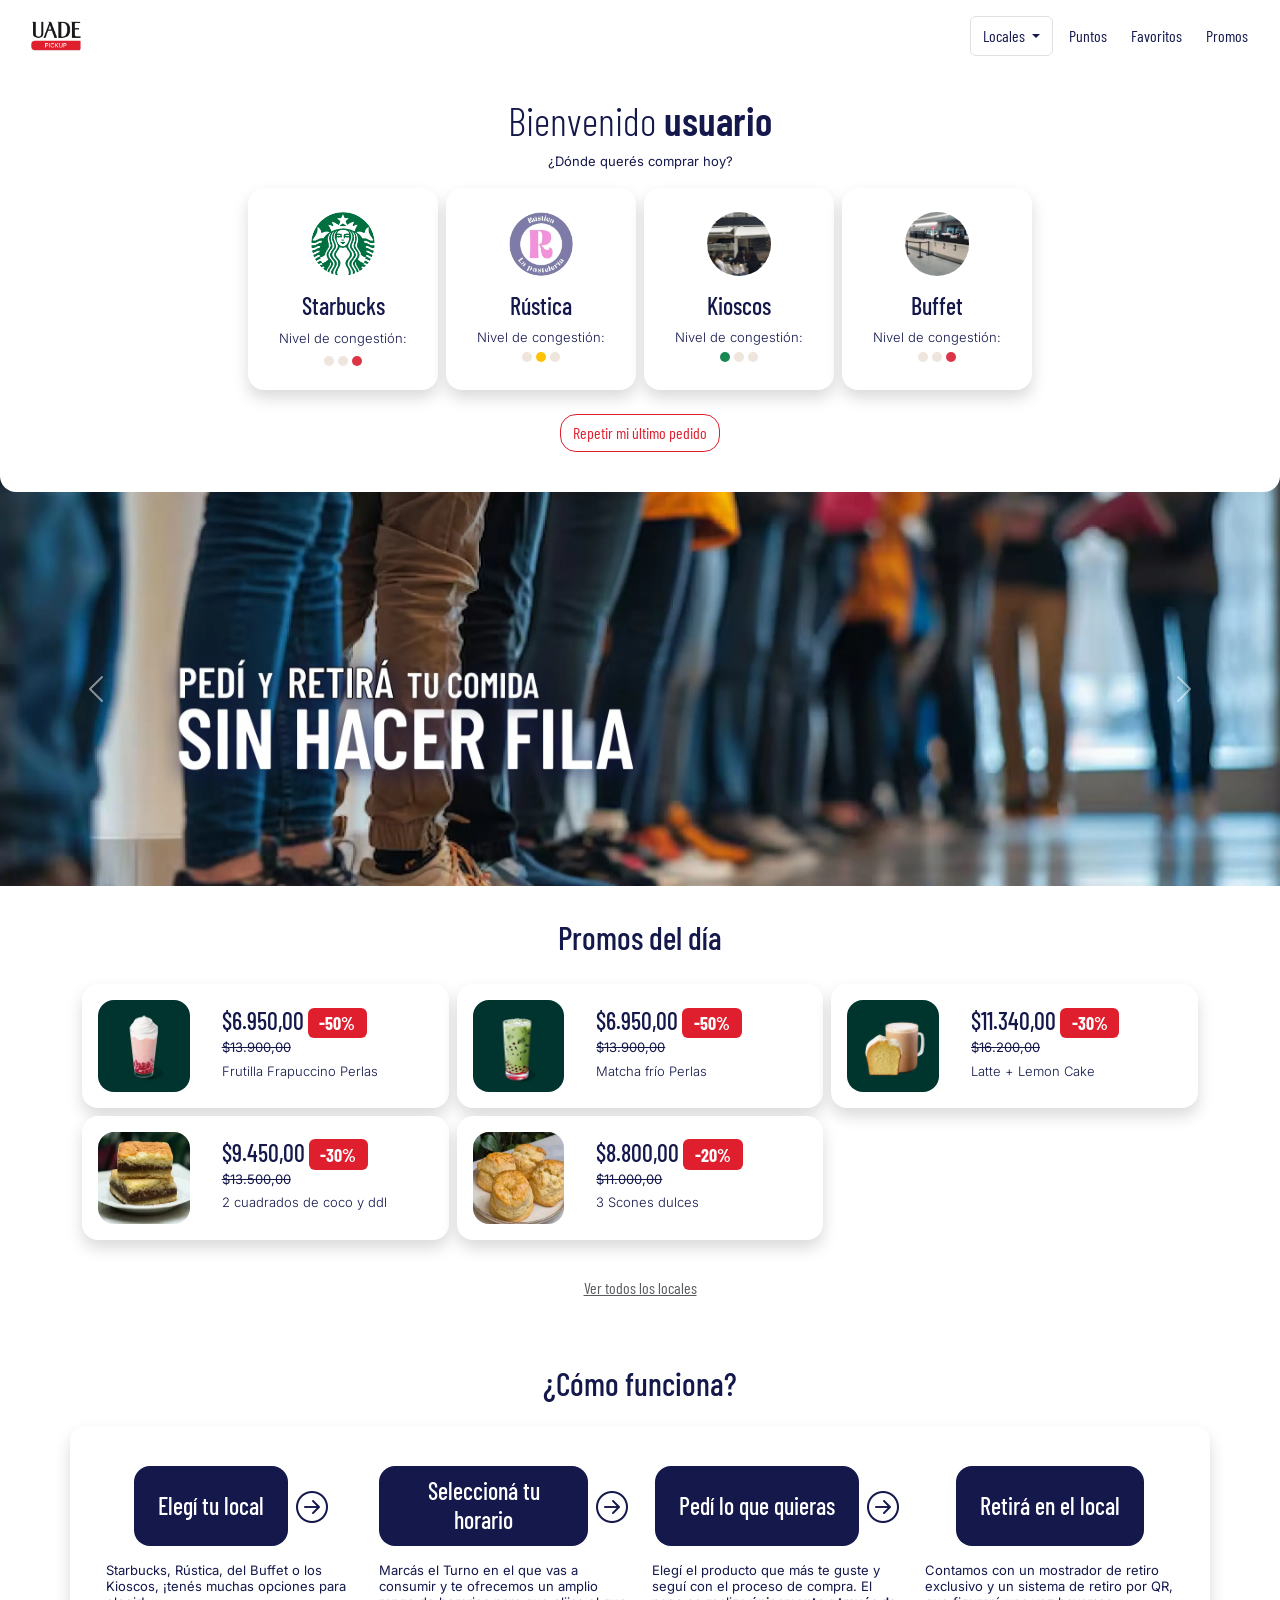
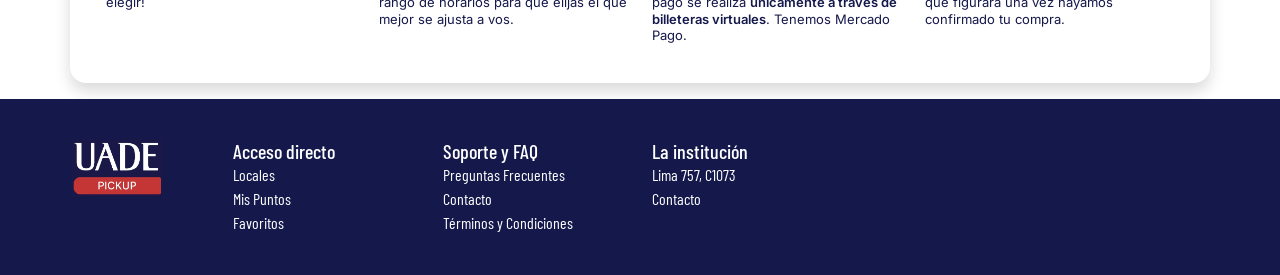
<file: grupo10_proyecto_final/desarrollo/index.html>
<!DOCTYPE html>
<html lang="en">
<head>
    <meta charset="UTF-8">
    <meta name="viewport" content="width=device-width, initial-scale=1.0">
    <link rel="stylesheet" href="assets/estilos.css">
    <link rel="preconnect" href="https://fonts.googleapis.com">
    <link rel="preconnect" href="https://fonts.gstatic.com" crossorigin>
    <link href="https://fonts.googleapis.com/css2?family=Barlow+Condensed:wght@400;700&family=Inter:wght@400;700&display=swap" rel="stylesheet">
    <link rel="stylesheet" href="https://cdn.jsdelivr.net/npm/bootstrap@5.3.8/dist/css/bootstrap.min.css">
    <link rel="stylesheet" href="https://cdn.jsdelivr.net/npm/bootstrap-icons@1.11.3/font/bootstrap-icons.min.css">
    <script src="https://cdn.jsdelivr.net/npm/bootstrap@5.3.0/dist/js/bootstrap.bundle.min.js"></script>
    <link rel="icon" href="assets/img/logo.avif">
    <title>Home- UADE Pickup</title>
</head>
<body>
    
    <header class="navbar navbar-expand-md sticky-top bg-white px-sm-4 py-2 px-3">
        <div class="container-fluid p-0"> <div class="ms-md-1">
                <a href="#locales" class="text-decoration-none">
                    <img class="logo" src="assets/img/logo.avif" alt="logo">
                </a>
            </div>

            <button class="navbar-toggler border-0" type="button" data-bs-toggle="offcanvas" data-bs-target="#offcanvasRight" aria-controls="navbarSupportedContent" aria-expanded="false" aria-label="Toggle navigation">
                <span class="navbar-toggler-icon"></span>
            </button>

            <div class="collapse navbar-collapse justify-content-end" id="navbarSupportedContent">
                <ul class="navbar-nav gap-2"> 
                    
                    <li class="nav-item dropdown d-none d-md-flex">
                        <button class="btn dropdown-toggle border" type="button" id="dropdownMenuButton1" data-bs-toggle="dropdown" aria-expanded="false">
                            Locales
                        </button>
                        <ul class="dropdown-menu" aria-labelledby="dropdownMenuButton1">
                            <li><a class="dropdown-item" href="#">Starbucks</a></li>
                            <li><a class="dropdown-item" href="#">Rústica</a></li>
                            <li><a class="dropdown-item" href="#">Kioscos</a></li>
                            <li><a class="dropdown-item" href="#">Buffet</a></li>
                        </ul>
                    </li>

                    <li class="nav-item">
                        <a href="" class="nav-link">Puntos</a>
                    </li>
                    <li class="nav-item">
                        <a href="" class="nav-link">Favoritos</a>
                    </li>
                    <li class="nav-item">
                        <a href="#promos" class="nav-link">Promos</a>
                    </li>
                </ul>
            </div>
        </div>
    </header>

    <div class="offcanvas offcanvas-end bg-darkblue d-md-none" tabindex="-1" id="offcanvasRight">
        <div class="offcanvas-header justify-content-end">
            <button type="button" class="btn-close btn-close-white text-reset" data-bs-dismiss="offcanvas" aria-label="Close"></button>
        </div>
        <div class="offcanvas-body px-3">
            <ul class="nav flex-column text-center">
                <li class="nav-item" data-bs-dismiss="offcanvas">
                    <a href="#locales" class="nav-link d-inline-block px-2 border-bottom">Locales</a>
                </li>
                <li class="nav-item">
                    <a href="" target="_blank" class="nav-link d-inline-block px-2 border-bottom">Puntos</a>
                </li>
                <li class="nav-item">
                    <a href="" target="_blank" class="nav-link d-inline-block px-2 border-bottom">Favoritos</a>
                </li>
                <li class="nav-item" data-bs-dismiss="offcanvas">
                    <a href="#promos" class="nav-link d-inline-block px-2 border-bottom">Promos</a>
                </li>
            </ul>
        </div>
    </div>

    <main>
        <section id="locales" class="py-4 bg-white rounded-bottom-4">
            <div class="container">
                <div class="row">
                    <div class="col-12 text-center">
                        <h1 class="font-light">Bienvenido <span class="font-bold">usuario</span></h1>
                        <p>¿Dónde querés comprar hoy?</p>
                    </div>
                </div>
                <div class="row d-flex justify-content-center gap-2">
                    <div class="col-5 col-md-2 d-flex flex-column align-items-center text-center bg-white shadow rounded-4 py-4 px-3">
                        <img class="img-fluid rounded-circle logo-local" src="assets/img/logostarbucks.webp" alt="Logo Starbucks">
                        <h2 class="fs-4 mt-3">Starbucks</h2>
                        <p class="d-none d-sm-block mb-sm-1 font-light">Nivel de congestión:</p>
                        <div class="d-flex gap-1 mt-1">
                            <div class="semaforo rounded-circle"></div>
                            <div class="semaforo rounded-circle"></div>
                            <div class="semaforo rounded-circle bg-danger"></div>
                        </div>
                    </div>
                    <div class="col-5 col-md-2 d-flex flex-column align-items-center text-center bg-white shadow rounded-4 py-4 px-3">
                        <img class="img-fluid rounded-circle logo-local" src="assets/img/logorustica.webp" alt="Logo Rústica">
                        <h2 class="fs-4 mt-3">Rústica</h2>
                        <p class="d-none d-sm-block font-light mb-sm-1">Nivel de congestión:</p>
                        <div class="d-flex gap-1">
                            <div class="semaforo rounded-circle"></div>
                            <div class="semaforo rounded-circle bg-warning"></div>
                            <div class="semaforo rounded-circle"></div>
                        </div>
                    </div>
                    <div class="col-5 col-md-2 d-flex flex-column align-items-center text-center bg-white shadow rounded-4 py-4 px-3">
                        <img class="img-fluid rounded-circle logo-local" src="assets/img/logokioscos.webp" alt="Logo Kioscos">
                        <h2 class="fs-4 mt-3">Kioscos</h2>
                        <p class="d-none d-sm-block font-light mb-sm-1">Nivel de congestión:</p>
                        <div class="d-flex gap-1">
                            <div class="semaforo rounded-circle bg-success"></div>
                            <div class="semaforo rounded-circle"></div>
                            <div class="semaforo rounded-circle"></div>
                        </div>
                    </div>
                    <div class="col-5 col-md-2 d-flex flex-column align-items-center text-center bg-white shadow rounded-4 py-4 px-3">
                        <img class="img-fluid rounded-circle logo-local" src="assets/img/logobuffet.webp" alt="Logo Buffet">
                        <h2 class="fs-4 mt-3">Buffet</h2>
                        <p class="d-none d-sm-block font-light mb-sm-1">Nivel de congestión:</p>
                        <div class="d-flex gap-1">
                            <div class="semaforo rounded-circle"></div>
                            <div class="semaforo rounded-circle"></div>
                            <div class="semaforo rounded-circle bg-danger"></div>
                        </div>
                    </div>
                </div>
                <div class="row">
                    <div class="d-flex flex-column align-items-center mt-4 mb-2 mb-sm-3">
                        <button type="button" class="btn btn-red d-inline-block rounded-4">
                            Repetir mi último pedido
                        </button>
                    </div>
                </div>
            </div>
        </section>

        <section class="d-none d-sm-block py-3" id="solapamiento">
            <div id="carouselExampleControls" class="carousel slide" data-bs-ride="carousel">
                <div class="carousel-inner">
                    <div class="carousel-item active">
                        <img src="assets/img/Banner-1.webp" fetchpriority="high" class="d-block w-100" alt="Banner 1: Pedí sin fila">
                    </div>
                    <div class="carousel-item">
                        <img src="assets/img/Banner-2.webp" class="d-block w-100" alt="Banner 2: Puntos">
                    </div>
                    <div class="carousel-item">
                        <a href="secciones/producto.html">
                            <img src="assets/img/Banner-3.webp" class="d-block w-100" alt="Banner 3: Starbucks">
                        </a>
                    </div>
                </div>
                <button class="carousel-control-prev" type="button" data-bs-target="#carouselExampleControls" data-bs-slide="prev">
                    <span class="carousel-control-prev-icon" aria-hidden="true"></span>
                    <span class="visually-hidden">Previous</span>
                </button>
                <button class="carousel-control-next" type="button" data-bs-target="#carouselExampleControls" data-bs-slide="next">
                    <span class="carousel-control-next-icon" aria-hidden="true"></span>
                    <span class="visually-hidden">Next</span>
                </button>
            </div>
        </section>

        <section class="d-block d-sm-none">
            <div id="carouselExampleSlidesOnly" class="carousel slide" data-bs-ride="carousel">
                <div class="carousel-inner">
                    <div class="carousel-item active">
                    <img src="assets/img/Banner-1-mobile.webp" class="d-block w-100" alt="Pedí sin fila">
                    </div>
                    <div class="carousel-item">
                    <img src="assets/img/Banner-2-mobile.webp" class="d-block w-100" alt="Puntos">
                    </div>
                    <div class="carousel-item">
                    <a href="secciones/producto.html" target="_blank">
                        <img src="assets/img/Banner-3-mobile.webp" class="d-block w-100" alt="Starbucks">
                    </a>
                    </div>
                </div>
            </div>
        </section>

        <section class="py-3 bg-white" id="promos">
            <div class="container">
                <div class="row m-3">
                    <div class="col-12 d-flex flex-column align-items-center text-center">
                        <h2>Promos del día</h2>
                    </div>
                </div>
                <div class="row flex-nowrap flex-sm-wrap scroll-horizontal-xs pb-3 px-2">
    
                    <div class="col-6 col-sm-4 col-md-4 p-1">
                        <div class="bg-white h-100 shadow rounded-4 d-flex flex-column flex-md-row justify-content-start align-items-center overflow-hidden">
                            
                            <a href="secciones/producto.html" target="_blank" class="d-block d-md-none">
                                <img class="img-fluid w-100 img-tarjeta-mobile" src="assets/img/producto-1.webp" alt="Producto 1">
                            </a>
                            <a href="secciones/producto.html" target="_blank" class="d-none d-md-block w-25 m-3 flex-shrink-0">
                                <img class="img-fluid w-100 img-tarjeta-desktop rounded-4" src="assets/img/producto-1.webp" alt="Producto 1">
                            </a>
                            <div class="p-3">
                                <h3 class="fs-4 mb-0">$6.950,00<span class="badge bg-red font-light ms-1">-50%</span></h3>
                                <p class="mb-1 text-decoration-line-through">$13.900,00</p>
                                <p class="font-light mb-0 mb-sm-1">Frutilla Frapuccino Perlas</p>
                            </div>
                            
                        </div>
                    </div>

                    <div class="col-6 col-sm-4 col-md-4 p-1">
                        <div class="bg-white h-100 shadow rounded-4 d-flex flex-column flex-md-row justify-content-start align-items-center overflow-hidden">
                            
                            <a href="" class="d-block d-md-none">
                                <img class="img-fluid w-100 img-tarjeta-mobile" src="assets/img/producto-2.webp" alt="Producto 2">
                            </a>
                            <a href="" class="d-none d-md-block w-25 m-3 flex-shrink-0">
                                <img class="img-fluid w-100 img-tarjeta-desktop rounded-4" src="assets/img/producto-2.webp" alt="Producto 2">
                            </a>
                            <div class="p-3">
                                <h3 class="fs-4 mb-0">$6.950,00<span class="badge bg-red font-light ms-1">-50%</span></h3>
                                <p class="mb-1 text-decoration-line-through">$13.900,00</p>
                                <p class="font-light mb-0 mb-sm-1">Matcha frío Perlas</p>
                            </div>
                            
                        </div>
                    </div>

                    <div class="col-6 col-sm-4 col-md-4 p-1">
                        <div class="bg-white h-100 shadow rounded-4 d-flex flex-column flex-md-row justify-content-start align-items-center overflow-hidden">
                            
                            <a href="" class="d-block d-md-none">
                                <img class="img-fluid w-100 img-tarjeta-mobile" src="assets/img/producto-3.webp" alt="Producto 3">
                            </a>
                            <a href="" class="d-none d-md-block w-25 m-3 flex-shrink-0">
                                <img class="img-fluid w-100 img-tarjeta-desktop rounded-4" src="assets/img/producto-3.webp" alt="Producto 3">
                            </a>
                            <div class="p-3">
                                <h3 class="fs-4 mb-0">$11.340,00<span class="badge bg-red font-light ms-1">-30%</span></h3>
                                <p class="mb-1 text-decoration-line-through">$16.200,00</p>
                                <p class="font-light mb-0 mb-sm-1">Latte + Lemon Cake</p>
                            </div>
                            
                        </div>
                    </div>

                    <div class="col-6 col-sm-4 col-md-4 p-1">
                        <div class="bg-white h-100 shadow rounded-4 d-flex flex-column flex-md-row justify-content-start align-items-center overflow-hidden">
                            
                            <a href="" class="d-block d-md-none">
                                <img class="img-fluid w-100 img-tarjeta-mobile" src="assets/img/producto-4.webp" alt="Producto 4">
                            </a>
                            <a href="" class="d-none d-md-block w-25 m-3 flex-shrink-0">
                                <img class="img w-100 img-tarjeta-desktop rounded-4" src="assets/img/producto-4.webp" alt="Producto 4">
                            </a>
                            <div class="p-3">
                                <h3 class="fs-4 mb-0">$9.450,00<span class="badge bg-red font-light ms-1">-30%</span></h3>
                                <p class="mb-1 text-decoration-line-through">$13.500,00</p>
                                <p class="font-light mb-0 mb-sm-1">2 cuadrados de coco y ddl</p>
                            </div>
                            
                        </div>
                    </div>

                    <div class="col-6 col-sm-4 col-md-4 p-1">
                        <div class="bg-white h-100 shadow rounded-4 d-flex flex-column flex-md-row justify-content-start align-items-center overflow-hidden">
                            
                            <a href="" class="d-block d-md-none">
                                <img class="img-fluid w-100 img-tarjeta-mobile" src="assets/img/producto-5.webp" alt="Producto 5">
                            </a>
                            <a href="" class="d-none d-md-block w-25 m-3 flex-shrink-0">
                                <img class="img w-100 img-tarjeta-desktop rounded-4" src="assets/img/producto-5.webp" alt="Producto 5">
                            </a>
                            <div class="p-3">
                                <h3 class="fs-4 mb-0">$8.800,00<span class="badge bg-red font-light ms-1">-20%</span></h3>
                                <p class="mb-1 text-decoration-line-through">$11.000,00</p>
                                <p class="font-light mb-0 mb-sm-1">3 Scones dulces</p>
                            </div>
                            
                        </div>
                    </div>

                </div>
                <div class="row d-none d-md-block text-center m-3">
                    <a href="#locales" class="text-decoration-underline text-muted">Ver todos los locales</a>
                </div>
            </div>
        </section>

        <section class="py-3">
            <div class="container">
                <div class="row m-3">
                    <div class="col-12 d-flex flex-column align-items-center text-center">
                        <h2>¿Cómo funciona?</h2>
                    </div>
                </div>
                <div class="row bg-white shadow d-flex justify-content-center rounded-4 p-4">
                    <div class="col-12 col-sm-6 col-md-3 col-md-2 d-flex flex-column align-items-center">
                        <div class="d-flex">
                            <div class="bg-darkblue p-4 rounded-4 text-center my-3 box-pasos">
                                <h3 class="fs-4 text-white m-0">Elegí tu local</h3>
                            </div>
                            <div class="ms-2 d-flex justify-content-center align-items-center">
                                <i class="bi bi-arrow-right-circle d-none d-sm-block fs-2 text-darkblue"></i>
                            </div>
                        </div>
                        <p class="lh-sm mx-5 mx-sm-0">
                            Starbucks, Rústica, del Buffet o los
                            Kioscos, ¡tenés muchas opciones para elegir!
                        </p>
                        <div>
                            <i class="bi bi-arrow-down-circle d-sm-none fs-2 text-darkblue"></i>
                        </div>
                    </div>
    
                    <div class="col-12 col-sm-6 col-md-3 d-flex flex-column align-items-center">
                        <div class="d-flex">
                            <div class="bg-darkblue p-4 rounded-4 text-center my-3 box-pasos">
                                <h3 class="fs-4 text-white m-0">Seleccioná tu horario</h3>
                            </div>
                            <div class="ms-2 d-flex justify-content-center align-items-center">
                                <i class="bi bi-arrow-right-circle d-none d-sm-block fs-2 text-darkblue"></i>
                            </div>
                        </div>
                        <p class="lh-sm mx-5 mx-sm-0">
                            Marcás el Turno en el que vas a consumir y te ofrecemos un amplio
                            rango de horarios para que elijas el que mejor se ajusta a vos.
                        </p>
                        <div>
                            <i class="bi bi-arrow-down-circle d-sm-none fs-2 text-darkblue"></i>
                        </div>
                    </div>

                    <div class="col-12 col-sm-6 col-md-3 d-flex flex-column align-items-center">
                        <div class="d-flex">
                            <div class="bg-darkblue p-4 rounded-4 text-center my-3 box-pasos">
                                <h3 class="fs-4 text-white m-0">Pedí lo que quieras</h3>
                            </div>
                            <div class="ms-2 d-flex justify-content-center align-items-center">
                                <i class="bi bi-arrow-right-circle d-none d-sm-block fs-2 text-darkblue"></i>
                            </div>
                        </div>
                        <p class="lh-sm mx-5 mx-sm-0">
                            Elegí el producto que más te guste y seguí con el proceso de compra.
                            El pago se realiza <span class="font-bold">únicamente a través de billeteras virtuales</span>.
                            Tenemos Mercado Pago.
                        </p>
                        <div>
                            <i class="bi bi-arrow-down-circle d-sm-none fs-2 text-darkblue"></i>
                        </div>
                    </div>

                    <div class="col-12 col-sm-6 col-md-3 d-flex flex-column align-items-center">
                        <div class="d-flex">
                            <div class="bg-darkblue p-4 rounded-4 text-center my-3 box-pasos">
                                <h3 class="fs-4 text-white m-0">Retirá en el local</h3>
                            </div>
                        </div>
                        <p class="lh-sm mx-5 mx-sm-0">
                            Contamos con un mostrador de retiro exclusivo y un sistema
                            de retiro por QR, que figurará una vez hayamos confirmado tu compra.
                        </p>
                    </div>
                </div>
            </div>
        </section>
    </main>
    <footer class="d-none d-sm-block py-3 px-5 px-sm-0 bg-darkblue">
        <div class="container-fluid p-4">
            <div class="row align-items-start">

                <div class="col-2 ms-2 ms-md-0">
                    <a href="#locales">
                        <img src="assets/img/logoalt.webp" class="img-fluid w-75 ps-md-5" alt="logo">
                    </a>
                </div>

                <div class="col-2 text-white">
                    <h4 class="fs-5 m-0">Acceso directo</h4>
                    <ul class="list-unstyled mb-0">
                        <li><a class="text-decoration-none text-white" href="#locales" target="_blank">Locales</a></li> 
                        <li><a class="text-decoration-none text-white" href="#mispuntos" target="_blank">Mis Puntos</a></li> 
                        <li><a class="text-decoration-none text-white" href="#favoritos" target="_blank">Favoritos</a></li>
                    </ul>
                </div>
                <div class="col-2 text-white">
                    <h4 class="fs-5 m-0">Soporte y FAQ</h4>
                    <ul class="list-unstyled mb-0">
                        <li><a class="text-decoration-none text-white" href="" target="_blank">Preguntas Frecuentes</a></li> 
                        <li><a class="text-decoration-none text-white" href="" target="_blank">Contacto</a></li> 
                        <li><a class="text-decoration-none text-white" href="" target="_blank">Términos y Condiciones</a></li>
                    </ul>
                </div>
                <div class="col-2 text-white">
                    <h4 class="fs-5 m-0">La institución</h4>
                    <ul class="list-unstyled mb-0">
                        <li><a class="text-decoration-none text-white" href="https://maps.app.goo.gl/TzCRbD2wZfpf4xnB9" target="_blank">Lima 757, C1073</a></li> 
                        <li><a class="text-decoration-none text-white" href="#" target="_blank">Contacto</a></li> 
                    </ul>
                </div>
            </div>
        </div>
       
    </footer>

    <script src="assets/script.js"></script>
</body>
</html>
</file>
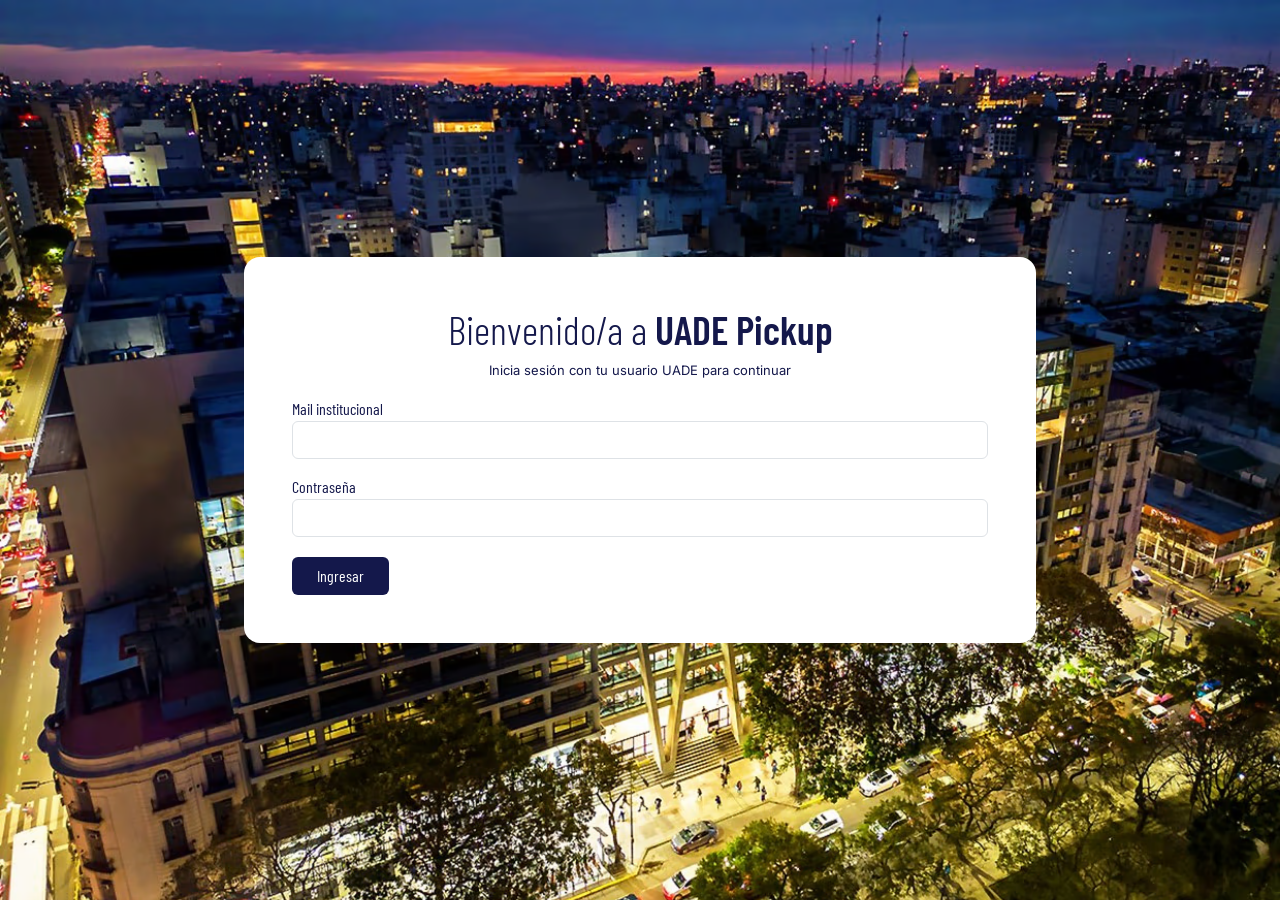
<file: grupo10_proyecto_final/desarrollo/secciones/login.html>
<!DOCTYPE html>
<html lang="en">
<head>
    <meta charset="UTF-8">
    <meta name="viewport" content="width=device-width, initial-scale=1.0">
    <link rel="stylesheet" href="../assets/estilos.css">
    <link href="https://fonts.googleapis.com/css2?family=Barlow+Condensed:wght@400;700&family=Inter:wght@400;700&display=swap" rel="stylesheet">
    <link rel="stylesheet" href="https://cdn.jsdelivr.net/npm/bootstrap@5.3.8/dist/css/bootstrap.min.css">
    <link rel="stylesheet" href="https://cdn.jsdelivr.net/npm/bootstrap-icons@1.11.3/font/bootstrap-icons.min.css">
    <script src="https://cdn.jsdelivr.net/npm/bootstrap@5.3.0/dist/js/bootstrap.bundle.min.js"></script>
    
    <link rel="icon" href="../assets/img/logo.avif">
    <title>Login - UADE Pickup</title>
</head>
<body>
    <main class="vh-100 d-flex align-items-center justify-content-center p-sm-3" id="bg-login">
        <div class="container-fluid">
            <div class="row justify-content-center w-100 m-0">
                <div class="col-12 col-sm-8">
                    <div class="bg-white p-3 p-sm-5 rounded-4">

                        <h1 class="font-light text-center">Bienvenido/a a <span class="font-bold">UADE Pickup</span></h1>
                        <p class="text-center">Inicia sesión con tu usuario UADE para continuar</p>

                        <form id="formLogin" novalidate>

                            <div class="mb-3">
                                <label for="email" class="form-label m-0">Mail institucional</label>
                                <input type="email" class="form-control" id="email">
                                <div class="invalid-feedback">Ingresá un correo valido.</div>
                            </div>
                            <div class="mb-3">
                                <label for="password" class="form-label m-0">Contraseña</label>
                                <input type="password" class="form-control" id="password">
                                <div class="invalid-feedback">La contraseña es incorrecta.</div>
                            </div>
                            
                            <div id="avisoExito" class="alert alert-success d-none text-center py-2 mb-3" role="alert">
                                Inicio de sesión exitoso
                            </div>
                            <button type="submit" class="btn bg-darkblue text-white mt-1 px-4">Ingresar</button>
                        </form>

                    </div>

                </div>
            </div>
        </div>
    </main>
    <script src="../assets/script.js"></script>
</body>
</html>
</file>
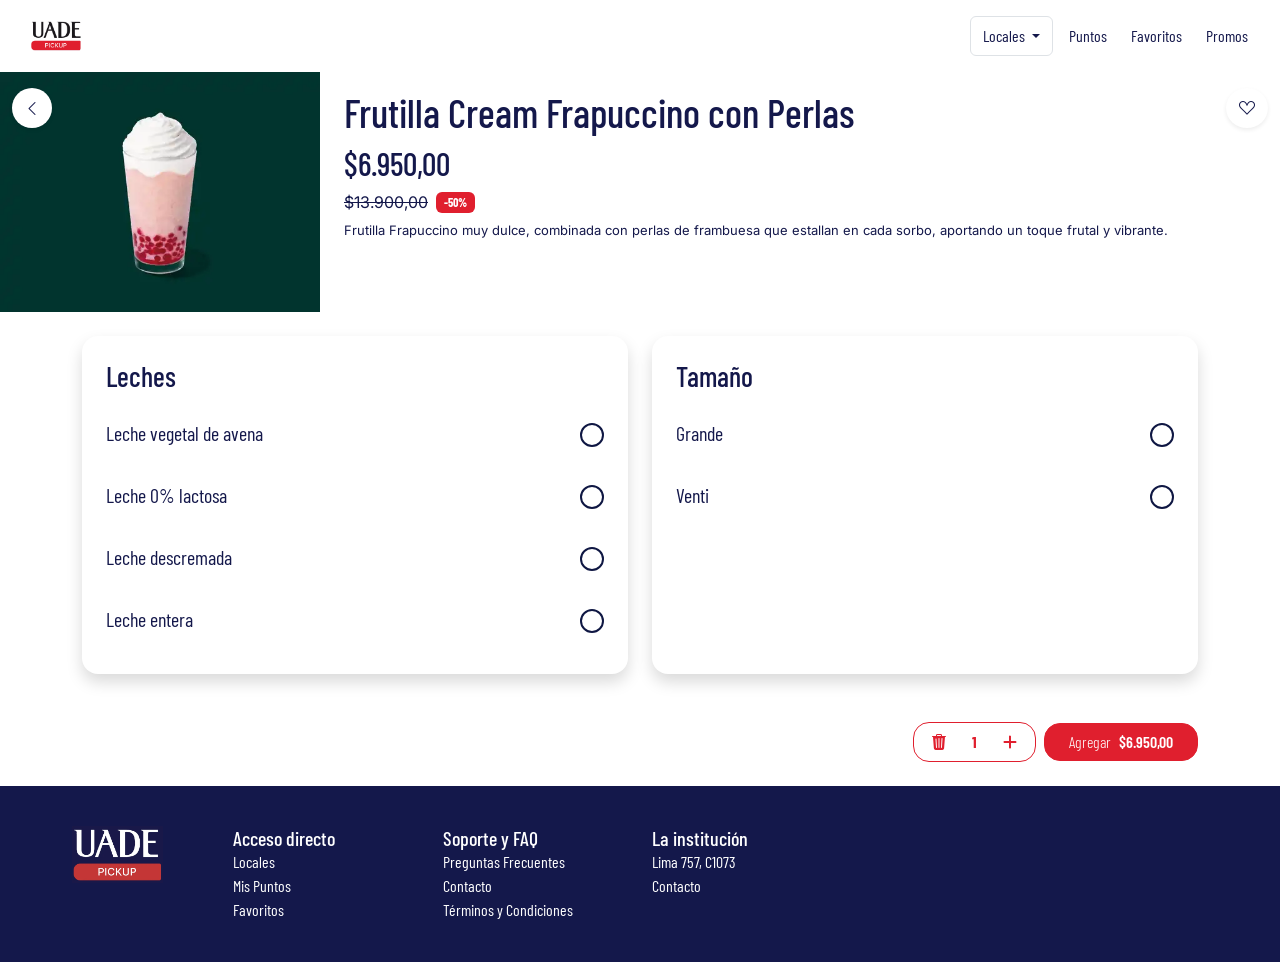
<file: grupo10_proyecto_final/desarrollo/secciones/producto.html>
<!DOCTYPE html>
<html lang="en">
<head>
    <meta charset="UTF-8">
    <meta name="viewport" content="width=device-width, initial-scale=1.0">
    <link rel="stylesheet" href="../assets/estilos.css">
    <link rel="preconnect" href="https://fonts.googleapis.com">
    <link rel="preconnect" href="https://fonts.gstatic.com" crossorigin>
    <link href="https://fonts.googleapis.com/css2?family=Barlow+Condensed:wght@400;700&family=Inter:wght@400;700&display=swap" rel="stylesheet">
    <link rel="stylesheet" href="https://cdn.jsdelivr.net/npm/bootstrap@5.3.8/dist/css/bootstrap.min.css">
    <link rel="stylesheet" href="https://cdn.jsdelivr.net/npm/bootstrap-icons@1.11.3/font/bootstrap-icons.min.css">
    <script src="https://cdn.jsdelivr.net/npm/bootstrap@5.3.0/dist/js/bootstrap.bundle.min.js"></script>
    <link rel="icon" href="assets/img/logo.avif">
    <title>Producto- UADE Pickup</title>
</head>
<body>

     <header class="navbar navbar-expand-md sticky-top bg-white px-sm-4 py-2 px-3">
        <div class="container-fluid p-0"> <div class="ms-md-1">
                <a href="../index.html#locales" class="text-decoration-none">
                    <img class="logo" src="../assets/img/logo.avif" alt="logo">
                </a>
            </div>

            <button class="navbar-toggler border-0" type="button" data-bs-toggle="offcanvas" data-bs-target="#offcanvasRight" aria-controls="navbarSupportedContent" aria-expanded="false" aria-label="Toggle navigation">
                <span class="navbar-toggler-icon"></span>
            </button>

            <div class="collapse navbar-collapse justify-content-end" id="navbarSupportedContent">
                <ul class="navbar-nav gap-2"> 
                    
                    <li class="nav-item dropdown d-none d-md-flex">
                        <button class="btn dropdown-toggle border" type="button" id="dropdownMenuButton1" data-bs-toggle="dropdown" aria-expanded="false">
                            Locales
                        </button>
                        <ul class="dropdown-menu" aria-labelledby="dropdownMenuButton1">
                            <li><a class="dropdown-item" href="#">Starbucks</a></li>
                            <li><a class="dropdown-item" href="#">Rústica</a></li>
                            <li><a class="dropdown-item" href="#">Kioscos</a></li>
                            <li><a class="dropdown-item" href="#">Buffet</a></li>
                        </ul>
                    </li>

                    <li class="nav-item">
                        <a href="" class="nav-link">Puntos</a>
                    </li>
                    <li class="nav-item">
                        <a href="" class="nav-link">Favoritos</a>
                    </li>
                    <li class="nav-item">
                        <a href="../index.html#promos" class="nav-link">Promos</a>
                    </li>
                </ul>
            </div>
        </div>
    </header>

    <div class="offcanvas offcanvas-end bg-darkblue d-md-none" tabindex="-1" id="offcanvasRight">
        <div class="offcanvas-header justify-content-end">
            <button type="button" class="btn-close btn-close-white text-reset" data-bs-dismiss="offcanvas" aria-label="Close"></button>
        </div>
        <div class="offcanvas-body px-3">
            <ul class="nav flex-column text-center">
                <li class="nav-item" data-bs-dismiss="offcanvas">
                    <a href="../index.html#locales" target="_blank" class="nav-link d-inline-block px-2 border-bottom">Locales</a>
                </li>
                <li class="nav-item">
                    <a href="" target="_blank" class="nav-link d-inline-block px-2 border-bottom">Puntos</a>
                </li>
                <li class="nav-item">
                    <a href="" target="_blank" class="nav-link d-inline-block px-2 border-bottom">Favoritos</a>
                </li>
                <li class="nav-item" data-bs-dismiss="offcanvas">
                    <a href="../index.html#promos" target="_blank" class="nav-link d-inline-block px-2 border-bottom">Promos</a>
                </li>
            </ul>
        </div>
    </div>

    <main>
        <section>
            <div class="container-fluid">

                <div class="row">
                    <div class="col-12 position-absolute d-flex justify-content-between my-3">

                        <a href="../index.html" class="btn bg-white return-custom rounded-circle shadow-sm d-flex justify-content-center align-items-center">
                            <i class="bi bi-chevron-left"></i>
                        </a>


                        <a id="btn-favorito" onclick="cambiarFavorito(event)" class="btn bg-white heart-custom rounded-circle shadow-sm d-flex justify-content-center align-items-center">
                            <i class="bi bi-suit-heart" id="heart-icon"></i>
                        </a>

                    </div>
                </div>

                <div class="row">

                    <div class="col-12 col-sm-6 col-md-3 p-0">
                        <img src="../assets/img/producto-1.webp" alt="Frutilla Cream Frapuccino" class="img-fluid object-contain">
                    </div>

                    <div class="col-12 col-sm-6 col-md-9 py-3 px-4 bg-white">
                        <h1>Frutilla Cream Frapuccino con Perlas</h1>
                        <h2>$6.950,00</h2>
                        <div class="d-flex flex-row-reverse flex-md-row justify-content-end justify-content-md-start align-items-center">
                            <p class="fs-6 mb-0 text-decoration-line-through">$13.900,00</p>
                            <span class="badge bg-red d-inline-flex align-items-center justify-content-center me-2 ms-md-2">-50%</span>
                        </div>
                        <p class="lh-sm my-2">
                            Frutilla Frapuccino muy dulce, combinada con perlas de frambuesa que estallan en
                            cada sorbo, aportando un toque frutal y vibrante.
                        </p>
                    </div>

                </div>

            </div>
        </section>
    
        <section>
            <div class="container my-2 my-md-4">
                <div class="row">

                    <div class="col-12 col-sm-6">
                        <div class="bg-white shadow rounded-4 p-4 mb-3 mb-sm-0">
                            <h3>Leches</h3>
                            <form>
                            
                                <label class="d-flex justify-content-between align-items-center py-3 border-light cursor-pointer">
                                    <span class="fs-5 texto-opcion">Leche vegetal de avena</span>
                                    <input class="form-check-input custom-radio" type="radio" name="opcionLeche" value="avena" required>
                                </label>

                                <label class="d-flex justify-content-between align-items-center py-3 border-light cursor-pointer">
                                    <span class="fs-5 texto-opcion">Leche 0% lactosa</span>
                                    <input class="form-check-input custom-radio" type="radio" name="opcionLeche" value="cero-lactosa">
                                </label>

                                <label class="d-flex justify-content-between align-items-center py-3 border-light cursor-pointer">
                                    <span class="fs-5 texto-opcion">Leche descremada</span>
                                    <input class="form-check-input custom-radio" type="radio" name="opcionLeche" value="descremada">
                                </label>

                                <label class="d-flex justify-content-between align-items-center py-3 border-light cursor-pointer">
                                    <span class="fs-5 texto-opcion">Leche entera</span>
                                    <input class="form-check-input custom-radio" type="radio" name="opcionLeche" value="entera">
                                </label>

                            </form>
                        </div>
                    </div>

                    <div class="col-12 col-sm-6">
                        <div class="bg-white shadow rounded-4 p-4 h-100">
                            <h3>Tamaño</h3>
                            <form>
                            
                                <label class="d-flex justify-content-between align-items-center py-3 border-light cursor-pointer">
                                    <span class="fs-5 texto-opcion">Grande</span>
                                    <input class="form-check-input custom-radio" type="radio" name="opcionTamanio" value="grande" required>
                                </label>

                                <label class="d-flex justify-content-between align-items-center py-3 border-light cursor-pointer">
                                    <span class="fs-5 texto-opcion">Venti</span>
                                    <input class="form-check-input custom-radio" type="radio" name="opcionTamanio" value="venti">
                                </label>

                            </form>
                        </div>
                    </div>  
                    
                </div>

            </div>
        </section>

        <div class="container">
            <div class="row">

                <div class="col-12">
                    <div class="d-flex align-items-center gap-2 justify-content-end my-4">
                        
                        <div class="border-red rounded-4 d-flex align-items-center overflow-hidden">
                            <button type="button" id="btn-restar" class="btn px-3">
                                <i class="bi bi-trash3-fill" id="icono-restar"></i>
                            </button>
                                
                            <span id="cantidad-producto" class="text-center text-red fw-bold px-2">1</span>
                                
                            <button type="button" id="btn-sumar" class="btn px-3">
                                <i class="bi bi-plus-lg text-red icon-bold"></i>
                            </button>
                        </div>

                        <button type="button" id="btn-agregar" class="btn btn-red-alt rounded-4 px-4 d-flex justify-content-between align-items-center" data-precio-base="6950">
                            <span class="font-light">Agregar</span>
                            <span id="precio-total" class="font-bold ms-2">$6.950,00</span>
                        </button>

                    </div>
                </div>

            </div>
        </div>

        <div class="offcanvas offcanvas-end px-3" tabindex="-1" id="carritoOverlay">
            <div class="offcanvas-header">
                <h2 class="offcanvas-title" id="carritoOverlayLabel">Carrito</h2>
                <button type="button" class="btn-close" data-bs-dismiss="offcanvas" aria-label="Close"></button>
            </div>
            <div class="offcanvas-body">

                <div class="d-flex flex-column h-100 justify-content-between">

                    <div class="flex-grow-1">
                        <div class="bg-white shadow rounded-4 d-flex flex-row justify-content-start align-items-center p-2 mb-3">  
                            <div class="m-2 flex-shrink-0">
                                <img class="img-fluid img-carrito rounded-4" src="../assets/img/producto-1.webp" alt="Producto 1" style="width: 65px; height: 65px; object-fit: cover;">
                            </div>
                            <div>
                                <h3 class="fs-5 font-light mb-0">Frutilla Frapuccino Perlas<span class="badge bg-red font-light ms-1">-50%</span></h3>
                            </div>   
                        </div>
                    </div>
                    
                    <div class="border-top pt-3 bg-white mt-auto pb-2">
                        <div class="d-flex justify-content-between align-items-center mb-3">
                            <div class="d-flex align-items-center">
                                <span class="fs-5 font-light">Total:</span>
                                <span id="precio-total-overlay" class="fs-4 ms-2 font-bold">$6.950,00</span>
                            </div>
                            <button type="button" class="btn btn-red-alt rounded-4 px-4 py-2 text-white">
                                Pagar
                            </button>
                        </div>
                    </div>

                </div>
                
            </div>
        </div>
    </main>

    <footer class="d-none d-sm-block py-3 px-5 px-sm-0 bg-darkblue">
        <div class="container-fluid p-4">
            <div class="row align-items-start">

                <div class="col-2 ms-2 ms-md-0">
                    <a href="../index.html#locales">
                        <img src="../assets/img/logoalt.webp" class="img-fluid w-75 ps-md-5" alt="logo">
                    </a>
                </div>

                <div class="col-2 text-white">
                    <h4 class="fs-5 m-0">Acceso directo</h4>
                    <ul class="list-unstyled mb-0">
                        <li><a class="text-decoration-none text-white" href="../index.html#locales" target="_blank">Locales</a></li> 
                        <li><a class="text-decoration-none text-white" href="#mispuntos" target="_blank">Mis Puntos</a></li> 
                        <li><a class="text-decoration-none text-white" href="#favoritos" target="_blank">Favoritos</a></li>
                    </ul>
                </div>
                <div class="col-2 text-white">
                    <h4 class="fs-5 m-0">Soporte y FAQ</h4>
                    <ul class="list-unstyled mb-0">
                        <li><a class="text-decoration-none text-white" href="" target="_blank">Preguntas Frecuentes</a></li> 
                        <li><a class="text-decoration-none text-white" href="" target="_blank">Contacto</a></li> 
                        <li><a class="text-decoration-none text-white" href="" target="_blank">Términos y Condiciones</a></li>
                    </ul>
                </div>
                <div class="col-2 text-white">
                    <h4 class="fs-5 m-0">La institución</h4>
                    <ul class="list-unstyled mb-0">
                        <li><a class="text-decoration-none text-white" href="https://maps.app.goo.gl/TzCRbD2wZfpf4xnB9" target="_blank">Lima 757, C1073</a></li> 
                        <li><a class="text-decoration-none text-white" href="#" target="_blank">Contacto</a></li> 
                    </ul>
                </div>
            </div>
        </div>
       
    </footer>

    <script src="../assets/script.js"></script>

</body>
</html>
</file>
<file: grupo10_proyecto_final/desarrollo/assets/estilos.css>
:root {
    /* Sobrescribe la fuente global de Bootstrap */
    --bs-body-font-family: 'Barlow Condensed', sans-serif !important; 
}

/*------------------Pesos de barlow---------------------*/

.barlow-condensed-semibold {
  font-family: "Barlow Condensed", sans-serif;
  font-weight: 600;
  font-style: normal;
}
.barlow-condensed-regular {
  font-family: "Barlow Condensed", sans-serif;
  font-weight: 400;
  font-style: normal;
}
.barlow-condensed-light {
  font-family: "Barlow Condensed", sans-serif;
  font-weight: 300;
  font-style: normal;
}

/*-----------------------------------------------------*/

html {
    scroll-behavior: smooth;
    scroll-padding-top: 72px;
}

* {
    color: #14184B;
}

p {
    font-family: 'Inter';
    font-size: small;
}

.nav-item a{
    color: #14184B;
}

.nav-item .btn.dropdown-toggle {
    color: #14184B;
}

.offcanvas {
    width: 50vw !important; 
}

.bg-darkblue {
    background-color: #14184B !important; /*Important para pisar el offcanvas*/
}

.bg-red {
    background-color: #E01F2E;
}

.offcanvas .nav-link {
    color: #ffffff !important;
    font-weight: 300;
}

.btn.btn-red {
    border-color: #E01F2E !important;
    color: #E01F2E !important;
    background-color: white;
}

.btn.btn-red:hover {
    border-color: white;
    color: #ffffff !important;
    background-color: #E01F2E !important;
}

.img-tarjeta-mobile {
    width: 100% !important;
    height: 160px !important;   
    object-fit: cover !important;
    display: block;   /* Hace el recorte mágico para que no se deforme el Lemon Cake ni el Coco */
}

.img-tarjeta-desktop {
    aspect-ratio: 1 / 1; /* Fuerza a que la imagen sea perfectamente cuadrada (proporción 1 a 1) */
    object-fit: cover; 
}

.box-pasos {
    height: 80px;
    width: 100%;
    display: flex;
    align-items: center; 
    justify-content: center; 
}

.font-bold {
    font-weight: 600;
}

.font-light {
    font-weight: 300;
}

.text-red {
    color: #E01F2E !important;
}

.border-red {
    border: 1px solid #E01F2E;
}

.logo-local {
    width: 4rem;
    height: 4rem;
    object-fit: cover;
}

.semaforo {
    width: 10px;
    height: 10px;
    background-color: #EEE5DC;
}

.logo {
    border-radius: 3rem; /*Porque la imagen orriginal tenia los bordes redondeados y las esquinas se ven negras*/
    height: 3.5rem; 
    width: auto; 
}


#locales {
    position: relative;
    z-index: 3; /* Un número mayor que el carrusel lo pone adelante */
}

#solapamiento {
    margin-top: -60px !important;
    position: relative; /*Para asegurarme que quede abajo*/
    z-index: 1;
}

#promos {
    margin-top: -60px !important;
    position: relative;
    z-index: 2; /* Un número mayor que el carrusel lo pone adelante */
}

/*Solo XS*/
@media (max-width:576px) {
    p {
        font-size: 10pt;
    }
    button {
        border-radius: 1rem;
    }
    #promos {
        margin-top: 0 !important;
    }
    .scroll-horizontal-xs {
        overflow-x: auto; /* Activa el scroll horizontal si el contenido se desborda */
        overflow-y: hidden; /* Evita cualquier scroll vertical accidental */
        -webkit-overflow-scrolling: touch; /* Hace que el deslizamiento sea suave en iPhone/iOS */
    }

}

/*-----------------LOGIN--------------------*/

@media (min-width:576px) {
    #bg-login {
        background-image: url(img/frente-monserrat-noche-ajustada.avif);
        background-size: cover;
    }

}

/*----------------PRODUCTO-----------------*/


.return-custom {
    width: 40px;
    height: 40px;
}

#heart-custom {
    width: 40px;
    height: 40px;
}

.bi-suit-heart-fill {
    color: #E01F2E;
}

/* Ajuste de tamaño y borde */
.custom-radio {
    width: 1.5em !important;
    height: 1.5em !important;
    border: 2px solid #0f1743 !important; 
    background-color: transparent;
    cursor: pointer;
}

/* Grosor extra a iconos Bootstrap*/
.icon-bold {
    -webkit-text-stroke: 1px currentColor;
}

#icono-restar {
    color: #E01F2E !important;
}

.btn.btn-red-alt {
    border-color: #E01F2E;
    color: white !important;
    background-color: #E01F2E;
}

.btn.btn-red-alt:hover{
    border-color: #E01F2E;
    color: #E01F2E !important;
    background-color: white;
}

/* Para que los span hereden el color que marca el boton y evitar que Bootstrap lo pise*/
.btn.btn-red-alt span {
    color: inherit !important; 
}

.img-carrito {
    aspect-ratio: 1 / 1;
    width: 4rem;
    height: auto;
    object-fit: cover;
}
</file>
